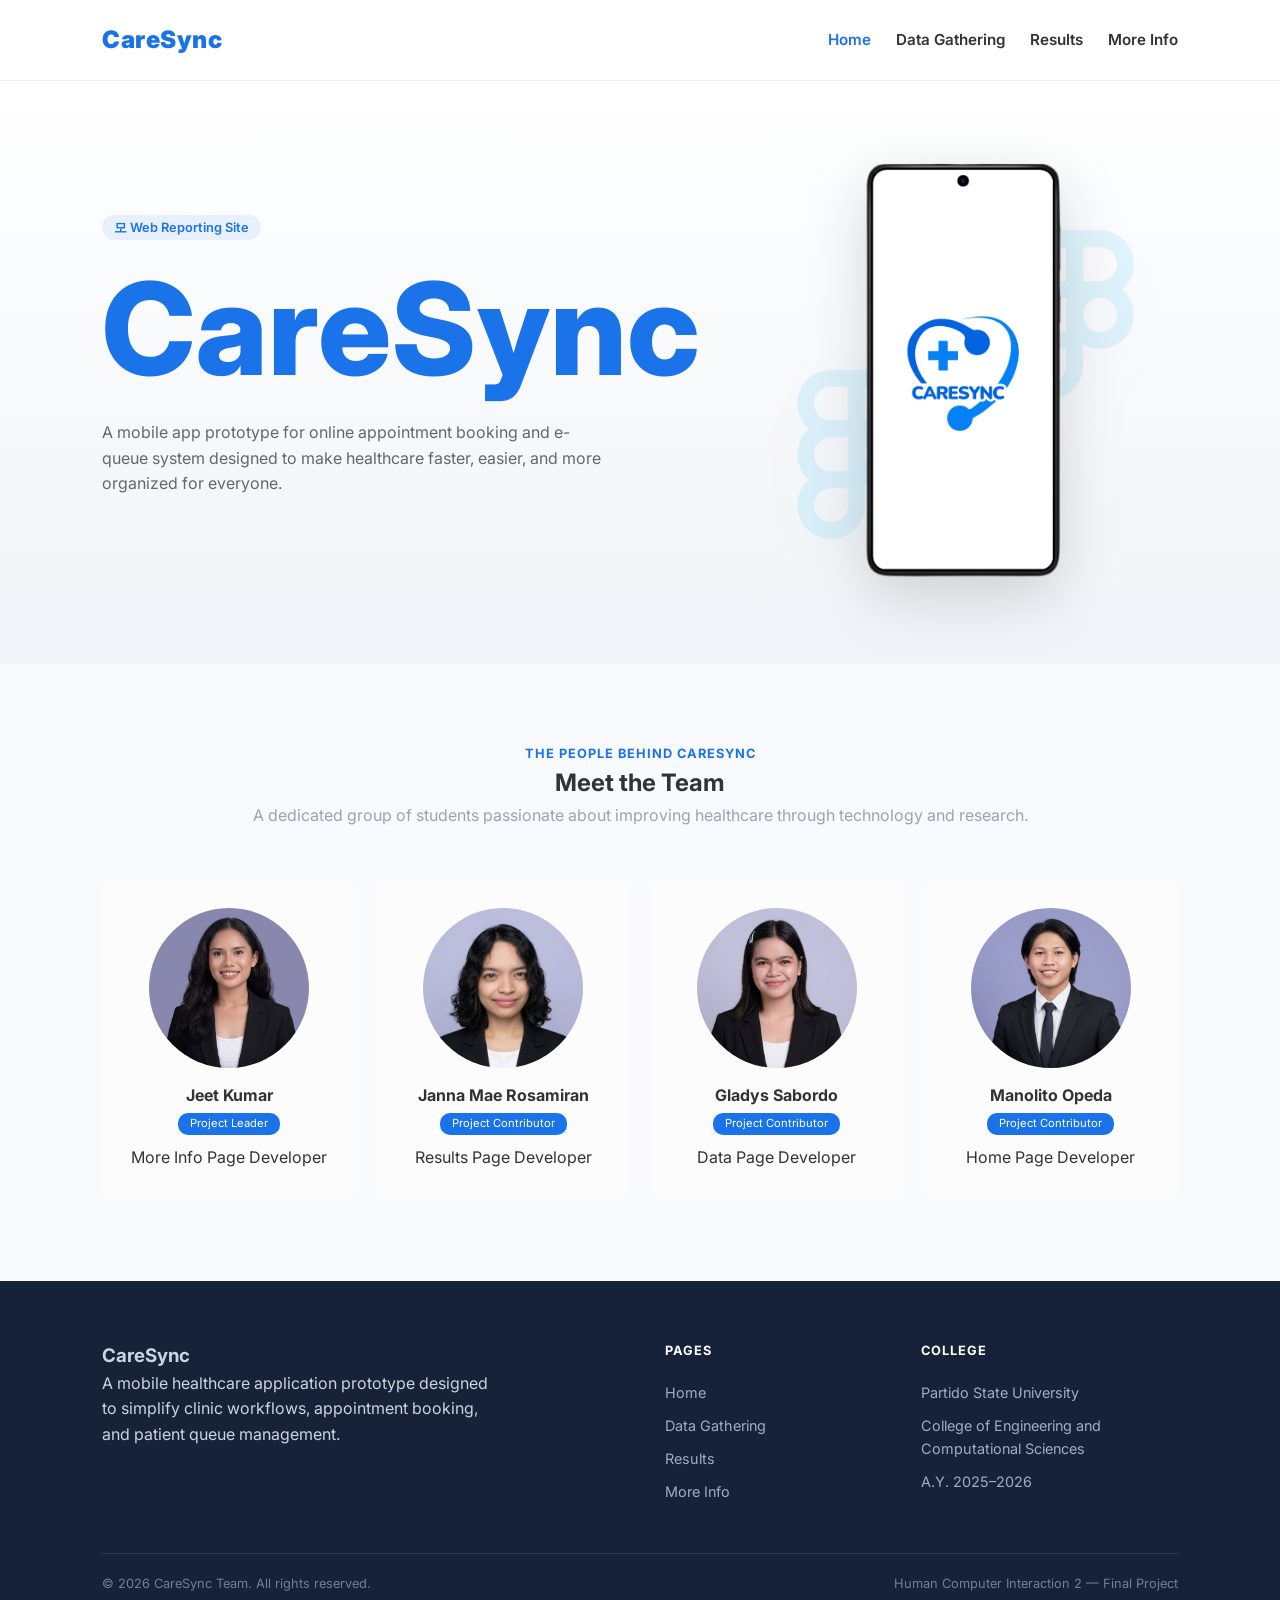
<file: index.html>
<!DOCTYPE html>
    <html lang="en">
    <head>
    <meta charset="UTF-8">
    <meta name="viewport" content="width=device-width, initial-scale=1.0">

    <title>CareSync Prototype</title>

    <link rel="stylesheet" href="style.css">
    <link href="https://fonts.googleapis.com/css2?family=Inter:wght@400;600;700;800&display=swap" rel="stylesheet">
    </head>

    <body>

    <header class="navbar">

  <div class="logo">
    <span>CareSync</span>
  </div>

  <div class="nav-right">

    <nav class="nav-links">
      <a href="index.html" class="active">Home</a>
      <a href="data.html">Data Gathering</a>
      <a href="results.html">Results</a>
      <a href="moreinfo.html">More Info</a>
    </nav>

  </div>

  </header>

  <br><br><br>

    <main>

    <section class="hero">

    <div class="hero-content">

        <span class="tagline">모 Web Reporting Site</span>

        <h1>
        <span class="blue-text">CareSync</span>
        </h1>

        <p>
        A mobile app prototype for online appointment booking and e-queue system designed to make healthcare faster,
        easier, and more organized for everyone.
    </div>

    <div class="hero-image">

  <img src="images/logo (2).png" alt="CareSync Prototype" class="floating-img">

  </div>

    </div>

    </section>

    <section class="team" id="team">
        <p class="section-tag">THE PEOPLE BEHIND CARESYNC</p>
    <h1>Meet the Team</h1>

    <p class="team-intro">
        A dedicated group of students passionate about improving healthcare through technology and research.
    </p>

    <div class="team-grid">

        <div class="team-card">
        <img src="images/Kumar.jpg" alt="Kumar">
        <h4>Jeet Kumar</h4>
        <span class="role">Project Leader</span>
        <p class="desc">More Info Page Developer</p>
        </div>

        <div class="team-card">
        <img src="images/Rosamiran.jpg" alt="Kumar">
        <h4>Janna Mae Rosamiran</h4>
        <span class="role">Project Contributor</span>
        <p class="desc">Results Page Developer</p>
        </div>

        <div class="team-card">
        <img src="images/Sabordo.jpg" alt="Kumar">
        <h4>Gladys Sabordo</h4>
        <span class="role">Project Contributor</span>    
        <p class="desc">Data Page Developer</p>
        </div>

        <div class="team-card">
       <img src="images/Opeda.jpg" alt="Kumar">
        <h4>Manolito Opeda</h4>
        <span class="role">Project Contributor</span>
        <p class="desc">Home Page Developer</p>
        </div>

    </div>

    </section>

    </main>

    <footer class="footer">

    <div class="footer-top">

    <div class="footer-brand">
      <h3>CareSync</h3>
      <p>
        A mobile healthcare application prototype designed <br>to simplify clinic workflows, appointment booking,<br> and patient queue management.
      </p>
    </div>

    <div class="footer-col">
      <h5>PAGES</h5>
      <a href="index.html">Home</a>
      <a href="data.html">Data Gathering</a>
      <a href="results.html">Results</a>
      <a href="moreinfo.html">More Info</a>
    </div>

    <div class="footer-col">
      <h5>COLLEGE</h5>
      <p>Partido State University</p>
      <p>College of Engineering and Computational Sciences</p>
      <p>A.Y. 2025–2026</p>
    </div>

  </div>

    <div class="footer-bottom">
      <p>© 2026 CareSync Team. All rights reserved.</p>
      <p>Human Computer Interaction 2 — Final Project</p>
    </div>

  </footer>

  </body>
  </html>
</file>
<file: style.css>
:root {
    --primary-blue: #1a73e8;
    --dark-blue: #152238;
    --bg-gray: #f8fafd;
    --text-main: #333;
    --text-light: #666;
}

* {
    margin: 0;
    padding: 0;
    box-sizing: border-box;
    font-family: 'Inter', sans-serif;
}

body {
    background-color: white;
    color: var(--text-main);
    line-height: 1.6;
}

.navbar {
    position: fixed;
    top: 0;
    left: 0;
    width: 100%;
    z-index: 1000;
    background: white; 
}

.logo {
    font-size: 1.5rem;
    font-weight: 1000;
    letter-spacing: 0.5px;
    color: var(--primary-blue);
}

.nav-links {
    display: flex;
    list-style: none;
    gap: 50px;
}

.nav-links a {
    text-decoration: none;
    color: var(--text-light);
    font-weight: 500;
    font-size: 0.9rem;
}

.nav-links a.active {
    color: var(--primary-blue);
    font-weight: 600;
    background: none;   
    padding: 0;         
    border-radius: 0;  
}

.navbar {
    display: flex;
    align-items: center;  
    justify-content: space-between;

    padding: 20px 8%;
    border-bottom: 1px solid #eee;
    background: white;
}

.nav-right {
    display: flex;
    align-items: center; 
    gap: 30px;
}

.nav-links {
    display: flex;
    align-items: center; 
    gap: 25px;
}

.nav-links a {
    text-decoration: none;
    color: var(--text-main);
    font-size: 0.95rem;
    font-weight: 600;
    font-family: 'Inter', sans-serif;

    display: flex;            
    align-items: center;
    height: 40px;             
}

.nav-links a:hover {
    color: var(--primary-blue);
}

.nav-links a.active {
    color: var(--primary-blue);
    font-weight: 600;
}

.btn-primary {
    display: flex;
    align-items: center;      
    justify-content: center;

    height: 40px;       
    padding: 0 18px;
    border-radius: 25px;

    background: var(--primary-blue);
    color: white;
    font-weight: 600;
    text-decoration: none;

    transition: 0.3s;
}

.btn-primary:hover {
    transform: translateY(-2px);
    opacity: 0.9;
}

.hero {
    display: flex;
    padding: 80px 8%;
    align-items: center;
    gap: 50px;
    background: linear-gradient(to bottom, #ffffff, #f0f4f8);
}

.hero-content { flex: 1; }

.tagline {
    background: #e8f0fe;
    color: var(--primary-blue);
    padding: 5px 12px;
    border-radius: 20px;
    font-size: 0.8rem;
    font-weight: 600;
}

.hero h1 {
    font-size: 3.5rem;
    font-weight: 800;
    margin: 20px 0;
    line-height: 1.1;
}

.blue-text { 
    color: var(--primary-blue); 
    font-size: 8rem;
}

.hero p {
    color: var(--text-light);
    max-width: 500px;
    margin-bottom: 30px;
}

.hero-btns {
    display: flex;
    gap: 15px;
}

.btn-primary {
    background: var(--primary-blue);
    color: white;
    border: none;
    padding: 12px 25px;
    border-radius: 25px;
    font-weight: 600;
    cursor: pointer;
}

.btn-outline {
    background: transparent;
    border: 1px solid var(--primary-blue);
    color: var(--primary-blue);
    padding: 12px 25px;
    border-radius: 25px;
    font-weight: 600;
}

.hero-card {
    flex: 1;
    display: flex;
    justify-content: center;
}

.card-inner {
    background: white;
    padding: 40px;
    border-radius: 24px;
    box-shadow: 0 20px 40px rgba(0,0,0,0.05);
    width: 100%;
    max-width: 400px;
    text-align: center;
}

.feature-item {
    background: #f1f6ff;
    padding: 15px;
    margin: 10px 0;
    border-radius: 12px;
    text-align: left;
    font-weight: 500;
    font-size: 0.9rem;
}

.team {
    padding: 80px 8%;
    text-align: center;
}

.team-grid {
    display: grid;
    grid-template-columns: repeat(4, 1fr);
    gap: 20px;
    margin-top: 50px;
}

.team-card {
    background: #fcfcfc;
    padding: 30px 20px;
    border-radius: 15px;
    transition: 0.3s;
}

.team-card img {
    width: 160px;
    height: 160px;
    border-radius: 50%;   
    object-fit: cover; 
    display: block;
    margin: 0 auto 15px;
}

.role {
    display: inline-block;
    background: var(--primary-blue);
    color: white;
    font-size: 0.7rem;
    padding: 2px 12px;
    border-radius: 10px;
    margin-bottom: 10px;
}

.footer {
    background: var(--dark-blue);
    color: #cbd5e0;
    padding: 60px 8% 20px;
}

.footer-top {
    display: flex;
    justify-content: space-between;
    margin-bottom: 40px;
}

.footer-brand { flex: 2; padding-right: 50px; }
.footer-col { flex: 1; }

.footer-col h5 {
    color: white;
    margin-bottom: 20px;
    font-size: 0.8rem;
    letter-spacing: 1px;
}

.footer-col a, .footer-col p {
    display: block;
    color: #a0aec0;
    text-decoration: none;
    font-size: 0.9rem;
    margin-bottom: 10px;
}

.footer-bottom {
    border-top: 1px solid #2d3748;
    padding-top: 20px;
    display: flex;
    justify-content: space-between;
    font-size: 0.8rem;
    color: #718096;
}
.team-intro {
    color: #9ca3af;
}
.hero-image {
    flex: 1;
    display: flex;
    justify-content: center;
    align-items: center;
}

.floating-img {
    width: 450px;
    max-width: 100%;
    animation: float 3s ease-in-out infinite;
    filter: drop-shadow(0 20px 30px rgba(0,0,0,0.15));
}

@keyframes float {
    0% {
        transform: translateY(0px);
    }
    50% {
        transform: translateY(-15px);
    }
    100% {
        transform: translateY(0px);
    }
}

.page-header {
    position: relative;
    padding: 100px 8% 120px;
    text-align: center;
    color: white;
    overflow: hidden;

    background: url('images/header.png');
    background-size: cover;
    background-position: center;
    
}

.page-header h1 {
    font-size: 2.5rem;
    font-weight: 700;
    letter-spacing: 1px;
}

.page-header p {
    font-size: 1.15rem;
    opacity: 0.8;
    margin-top: 3px;
}

.content-container {
    max-width: 1200px;
    margin: -60px auto 100px;
    padding: 0 20px;
    background: #ffffff;
    border-radius: 30px 30px 0 0;
    position: relative;
    z-index: 10;
}

.summary-grid {
    display: grid;
    grid-template-columns: 1fr 1fr;
    gap: 30px;
    padding: 60px 40px;
}

.card {
    background: #fff;
    padding: 30px;
    border-radius: 20px;
    border: 1px solid #f0f0f0;
    box-shadow: 0 4px 15px rgba(0,0,0,0.02);
}

.icon-box {
    width: 40px;
    height: 40px;
    border-radius: 8px;
    display: flex;
    align-items: center;
    justify-content: center;
    margin-bottom: 20px;
}

.blue-icon {
    background: #eef4ff;
    color: #1a73e8;
}

.purple-icon {
    background: #f3efff;
    color: #7c4dff;
}

.stats-grid {
    display: grid;
    grid-template-columns: 1fr 1fr;
    gap: 15px;
    margin-top: 20px;
}

.stat-item {
    background: #f8fafc;
    padding: 20px;
    border-radius: 12px;
    text-align: center;
}

.stat-num {
    display: block;
    font-size: 2rem;
    font-weight: 800;
    color: var(--primary-blue);
}

.stat-label {
    font-size: 0.75rem;
    color: var(--text-light);
    text-transform: uppercase;
}

.methods-section {
    padding: 60px 40px;
    text-align: center;
    background: #fcfdfe;
}

.section-tag {
    color: var(--primary-blue);
    font-size: 0.8rem;
    font-weight: 700;
    letter-spacing: 1px;
}

.methods-section h2 {
    font-size: 2.2rem;
    margin: 10px 0;
}

.section-intro {
    color: var(--text-light);
    margin-bottom: 40px;
}

.methods-grid {
    display: grid;
    grid-template-columns: repeat(3, 1fr);
    gap: 20px;
}

.method-card {
    text-align: left;
    transition: transform 0.3s ease;
}

.method-card:hover {
    transform: translateY(-5px);
}

.icon-circle {
    width: 50px;
    height: 50px;
    border-radius: 12px;
    background: #eef4ff;
    display: flex;
    align-items: center;
    justify-content: center;
    margin-bottom: 20px;
    font-size: 1.2rem;
}

.icon-circle.green {
    background: #e6fffa;
}

.icon-circle.purple {
    background: #f5f3ff;
}

.method-card h4 {
    margin-bottom: 15px;
    font-size: 1.1rem;
}

.method-card p {
    font-size: 0.9rem;
    color: var(--text-light);
    line-height: 1.5;
}

@media (max-width: 900px) {

    .summary-grid {
        grid-template-columns: 1fr;
        padding: 40px 20px;
    }

    .methods-grid {
        grid-template-columns: 1fr;
    }

}
.bi {
    font-size: 1.5rem;
    color: #1a73e8;
}

.documentation-section {
    padding: 40px 8% 100px;
    background-color: #ffffff;
}

.documentation-section .section-tag {
    margin-bottom: 30px;
    font-size: 0.85rem;
    color: #1a73e8;
    font-weight: 700;
    letter-spacing: 1.5px;
    border-bottom: 2px solid #f0f4f8;
    padding-bottom: 10px;
    display: inline-block;
}

.photo-grid {
    display: grid;
    grid-template-columns: repeat(auto-fit, minmax(250px, 1fr));
    gap: 20px;
    margin-top: 20px;
}

.photo-item {
    position: relative;
    border-radius: 15px;
    overflow: hidden;
    height: 200px;
    background-color: #f0f0f0; 
    border: 1px solid #eee;
    transition: transform 0.3s ease;
}

.photo-item:hover {
    transform: scale(1.02);
}

.photo-item img {
    width: 100%;
    height: 100%;
    object-fit: cover;
    display: block;
}

.photo-caption {
    position: absolute;
    bottom: 0;
    left: 0;
    right: 0;
    background: linear-gradient(transparent, rgba(0,0,0,0.7));
    color: white;
    padding: 15px;
    font-size: 0.85rem;
    font-weight: 500;
}
.two-methods {
    display: flex;
    justify-content: center;
    gap: 30px;
    flex-wrap: wrap;
}

.two-methods .method-card {
    max-width: 420px;
    width: 100%;
}

.view-btn{
    margin-top:0px;
    background:#1a73e8;
    color:white;
    border:none;
    padding:12px 24px;
    border-radius:30px;
    cursor:pointer;
    font-weight:600;
}

.view-btn:hover{
    background:#0056d6;
}

.modal {
    display: none;
    position: fixed;
    top: 0;
    left: 0;
    width: 100%;
    height: 100%;
    background: rgba(0,0,0,0.65);

    display: none;
    align-items: center;
    justify-content: center;

    z-index: 9999;
}

.modal.show {
    display: flex;
}

.modal-box {
    position: relative;
    width: 100%;
    max-width: 1000px;
    height: 500px;
    background: white;
    border-radius: 15px;
    overflow: hidden;
    box-shadow: 0 20px 60px rgba(0,0,0,0.3);
}

.modal-box iframe {
    width: 100%;
    height: 100%;
    border: none;
}

.close-btn {
    position: absolute;
    top: 35px;
    right: 35px;
    font-size: 30px;
    cursor: pointer;
    color: #ffffff;
    z-index: 10000;
}

.results-header {
    background: linear-gradient(135deg, #00b4db, #0083b0, #0052d4);
    padding: 110px 8% 70px;
    text-align: center;
    color: white;
}

.results-header h1 {
    font-size: 3.5rem;
    font-weight: 800;
    margin-top: 10px;
}

.summary-cards {
    display: grid;
    grid-template-columns: repeat(3, 1fr);
    gap: 25px;
    margin-top: 50px;
}

.summary-card {
    background: white;
    padding: 40px 30px;
    border-radius: 20px;
    box-shadow: 0 10px 30px rgba(0,0,0,0.05);
    text-align: center;
    transition: 0.3s;
}

.summary-card:hover {
    transform: translateY(-5px);
}

.issues-section {
    padding: 80px 8%;
    background: #fff;
}

.recommendations-section {
    padding: 80px 8%;
    background: #fbfcfe;
}

.rec-grid {
    display: grid;
    grid-template-columns: repeat(3, 1fr);
    gap: 20px;
    margin-top: 40px;
}

.rec-card {
    background: white;
    padding: 30px;
    border-radius: 15px;
    border: 1px solid #f0f0f0;
    transition: 0.3s;
}

.rec-card:hover {
    transform: translateY(-5px);
}

.rec-icon {
    width: 40px;
    height: 40px;
    border-radius: 10px;
    background: #eef4ff;
    display: flex;
    align-items: center;
    justify-content: center;
    margin-bottom: 20px;
    font-size: 1.2rem;
    color: #1a73e8;
}

.text-center {
    text-align: center;
}

@media (max-width: 900px) {
    .summary-cards,
    .rec-grid {
        grid-template-columns: 1fr;
    }
}

.result-score {
    font-size: 2.2rem;
    font-weight: 800;
    color: var(--primary-blue);
    margin: 10px 0;
}

.icon-box i,
.icon-circle i {
    font-size: 1.2rem;
}

.green-icon {
    background: #e6fffa;
    color: #00875a;
}

.findings-section {
    padding: 80px 8%;
    background: #ffffff;
}

.findings-list {
    display: flex;
    flex-direction: column;
    gap: 30px;
    margin-top: 40px;
}

.finding-card {
    display: flex;
    gap: 25px;
    padding: 30px;
    border-radius: 20px;
    border: 1px solid #f1f4f8;
    background: white;
}

.card-num-box {
    width: 70px;
    text-align: center;
}

.finding-num {
    font-weight: 800;
    color: #cbd5e0;
    display: block;
    margin-bottom: 10px;
}

.icon-circle-lg {
    width: 55px;
    height: 55px;
    border-radius: 50%;
    display: flex;
    justify-content: center;
    align-items: center;
}

.icon-circle-lg.blue { background: #eef4ff; color: #1a73e8; }
.icon-circle-lg.feedback { background: #fff4e5; color: #ed6c02; }
.icon-circle-lg.green { background: #e6fffa; color: #00875a; }
.icon-circle-lg.mobile { background: #f3efff; color: #7c4dff; }

.finding-content h4 {
    font-size: 1.1rem;
    margin-bottom: 10px;
}

.finding-content p {
    color: #666;
    margin-bottom: 15px;
}

.category {
    font-size: 0.7rem;
    padding: 4px 10px;
    border-radius: 20px;
    margin-right: 10px;
}

.category.learnability { background: #eef4ff; color: #1a73e8; }
.category.feedback { background: #fff4e5; color: #ed6c02; }
.category.efficiency { background: #e6fffa; color: #00875a; }
.category.mobile { background: #f3efff; color: #7c4dff; }

.implication-box {
    background: #fbfcfe;
    padding: 15px;
    border-left: 4px solid #1a73e8;
    border-radius: 10px;
}

.implication-label {
    font-size: 0.7rem;
    font-weight: 700;
    color: #1a73e8;
    display: block;
    margin-bottom: 8px;
}


.improvements-section {
    padding: 80px 8%;
    background: #fbfcfe;
}

.table-container {
    overflow-x: auto;
    background: white;
    border-radius: 15px;
}

.improvements-table {
    width: 100%;
    border-collapse: collapse;
}

.improvements-table th {
    background: #1a73e8;
    color: white;
    padding: 15px;
    text-align: left;
}

.improvements-table td {
    padding: 15px;
    border-bottom: 1px solid #eee;
}

.dot-red { color: red; margin-right: 5px; }
.dot-green { color: green; margin-right: 5px; 
}

.summary-grid {
    display: flex;
    justify-content: center;
    gap: 10px;
    flex-wrap: wrap; 
}
.stat-box{
    width: 220px;      
    height: 180px;    
    padding: 25px;
    text-align: center;
    display: flex;
    flex-direction: column;
    justify-content: center;
}

.stat-box h3{
font-size:2.2rem;
color:#1a73e8;
font-weight:800;
margin:10px 0;
}

.stat-box p{
color:#666;
font-size:.9rem;
}

.icon-blue{
font-size:2rem;
color:#1a73e8;
}

.walkthrough-section{
padding:60px 40px;
background:#fff;
}

.walk-grid{
display:grid;
grid-template-columns:repeat(4,1fr);
gap:20px;
margin-top:40px;
}

.walk-card{
text-align:center;
}

.walk-icon{
font-size:2rem;
color:#1a73e8;
margin-bottom:15px;
display:block;
}

.video-section{
padding:60px 40px;
background:#fbfcfe;
}

.media-grid{
display:grid;
grid-template-columns:1fr 1fr;
gap:20px;
margin-top:40px;
}

.media-box{
text-align:center;
padding:50px 30px;
}

.big-icon{
font-size:3rem;
color:#1a73e8;
margin-bottom:20px;
display:block;
}

.ui-showcase{
padding:60px 40px;
background:#fff;
}

.phone-grid{
display:grid;
grid-template-columns:repeat(4,1fr);
gap:20px;
margin-top:40px;
}

.phone-frame{
height:260px;
border:8px solid #111;
border-radius:25px;
background:#f1f5f9;
}

.active-frame{
border-color:#1a73e8;
transform:scale(1.04);
}

.phone-item h5{
text-align:center;
margin-top:15px;
font-size:.95rem;
}

@media(max-width:900px){

.walk-grid,
.media-grid,
.phone-grid{
grid-template-columns:1fr;
}
}

.summary-grid{
    display: flex;
    flex-wrap: nowrap;
    gap: 30px;
}

.summary-grid .stat-box{
    flex: 1;
}

.walk-container {
    display: flex;
    align-items: center;
    justify-content: space-between;
    gap: 60px;
    margin-top: 40px;
}

.walk-left {
    flex: 1;
}

.step-header {
    display: flex;
    align-items: center;
    gap: 15px;
    margin-bottom: 15px;
}

.step-number {
    font-size: 2.5rem;
    font-weight: 800;
    color: #cbd5e0;
}

.step-header h3 {
    font-size: 1.4rem;
    font-weight: 700;
}

.step-desc {
    color: #666;
    line-height: 1.6;
    margin-bottom: 25px;
    max-width: 500px;
}

.step-row {
    display: flex;
    justify-content: space-between;
    gap: 15px;
    margin-top: 40px;
    flex-wrap: nowrap; 
    overflow-x: auto; 
    padding-bottom: 10px;
}

.step-box {
    flex: 1;
    min-width: 150px;
    background: #1a73e8;
    border-radius: 15px;
    padding: 20px;
    text-align: center;
    border: 1px solid #f0f4f8;
    box-shadow: 0 4px 15px rgba(0,0,0,0.02);
    transition: 0.3s;
}

.step-num {
    display: block;
    font-size: 1.8rem;
    font-weight: 800;
    color: #cbd5e0;
    margin-bottom: 10px;
}

.step-box h4 {
    font-size: 1rem;
    margin-bottom: 8px;
    color: #ffffff;
}

.step-box p {
    font-size: 0.8rem;
    color: #ffffff;
    line-height: 1.4;
}
.content-container section {
    padding: 80px 8%;
}

.section-divider {
    width: 100%;
    height: 1px;
    margin: 20px auto;
    background: #1a73e8;
}

.video-row {
    text-align: center;
    margin-top: 40px;
}

.demo-video {
    width: 85%;
    max-width: 900px;
    height: 480px;
    border-radius: 20px;
    box-shadow: 0 12px 30px rgba(0,0,0,0.1);
}

.video-row h4 {
    margin-top: 20px;
    font-size: 1.2rem;
}

.video-row p {
    max-width: 750px;
    margin: 10px auto 0;
    color: #666;
    line-height: 1.6;
}

.poster-row {
    margin-top: 70px;
    text-align: center;
    background: #f8fafd;
    padding: 40px;
    border-radius: 20px;
}

.poster-img {
    width: 100%;
    max-width: 1000px;
    margin: 20px 0;
    border-radius: 15px;
    box-shadow: 0 10px 25px rgba(0,0,0,0.08);
}

.download-btn {
    background: #1a73e8;
    color: white;
    border: none;
    padding: 12px 22px;
    border-radius: 30px;
    font-weight: 600;
    cursor: pointer;
}

.download-btn:hover {
    background: #155cc0;
}
.summary-container {
    background: #ffffff;
    padding: 15px 20px;
    border-radius: 12px;
    box-shadow: 0 2px 10px rgba(0,0,0,0.1);
    margin-bottom: 20px;
}

.summary-row {
    display: flex;
    justify-content: space-between;
    gap: 20px;
    flex-wrap: wrap;
}

.summary-row div {
    font-size: 16px;
}
.section-intro {
    margin-bottom: 10px;  
    line-height: 1.4;     
}
.sus-card {
    margin-top: 20px;
    text-align: center;
    padding: 25px;
}

.sus-title {
    font-size: 20px;
    font-weight: 700;
    margin-bottom: 15px;
}

.sus-image {
    width: 100%;
    max-width: 1000px;
    height: auto;
    border-radius: 10px;
}
.image-row {
    display: flex;
    gap: 15px;
    justify-content: center;
    flex-wrap: wrap; 
}

.image-row img {
    width: 100%;
    max-width: 300px;
    height: auto;
    border-radius: 10px;
}
.image-row img {
    max-width:400px;
}
.improvements-table th,
.improvements-table td {
    padding: 12px 15px;
    vertical-align: middle;
}

.text-left {
    text-align: left;
}

.text-center {
    text-align: center;
}

.improvements-table th:nth-child(1),
.improvements-table td:nth-child(1) {
    width: 5%;
    text-align: center;
}

.improvements-table th:nth-child(2),
.improvements-table td:nth-child(2) {
    width: 20%;
}

.improvements-table th:nth-child(3),
.improvements-table td:nth-child(3) {
    width: 25%;
}

.improvements-table th:nth-child(4),
.improvements-table td:nth-child(4) {
    width: 30%;
}

.improvements-table th:nth-child(5),
.improvements-table td:nth-child(5) {
    width: 10%;
}
.full-card {
    width: 100%;
    padding: 25px;
}

.full-card p {
    margin-bottom: 15px;
    line-height: 1.6;
    text-align: justify;
}

  .icon-container svg {
    width: 24px;
    height: 24px;
    fill: #2196f3;
  }

  .consent-card h2 {
    margin: 0 0 20px 0;
    font-size: 22px;
    font-weight: 700;
    color: #2d2d2d;
  }

  .consent-card p {
    line-height: 1.6;
    color: #666666;
    margin-bottom: 24px;
  }

.file-attachment {
    display: flex;
    align-items: flex-start; 
    text-align: left; 
    padding: 12px 16px;
    background-color: #f8f9fa;
    border: 1px dashed #ced4da;
    border-radius: 12px;
    text-decoration: none;
    transition: all 0.2s ease;
  }

  .file-attachment:hover {
    background-color: #eef2f7;
    border-color: #2196f3;
  }

  .file-info {
    margin-left: 12px;
  }

  .file-name {
    display: block;
    font-weight: 600;
    color: #2196f3;
    font-size: 14px;
  }

  .file-size {
    font-size: 12px;
    color: #888888;
  }

:root {
    --primary: #1a73e8;
    --navy: #152238;
    --bg: #f8fafd;
    --text: #333;
    --muted: #666;
    --border: #e5e7eb;
}

* {
    margin: 0;
    padding: 0;
    box-sizing: border-box;
    font-family: 'Inter', sans-serif;
}

body {
    background: var(--bg);
    color: var(--text);
    line-height: 1.6;
}

.container {
    width: 90%;
    max-width: 1100px;
    margin: auto;
    padding: 60px 0;
}

h2 {
    font-size: 2rem;
    color: var(--navy);
    margin-bottom: 10px;
}

.section-label {
    display: flex;
    align-items: center;
    font-size: 0.85rem;
    font-weight: 600;
    color: var(--primary);
    margin-bottom: 10px;
    text-transform: uppercase;
    letter-spacing: 1px;
}

.section-label .dot {
    width: 8px;
    height: 8px;
    background: var(--primary);
    border-radius: 50%;
    margin-right: 8px;
}

.section-intro {
    color: var(--muted);
    margin-bottom: 30px;
}

.divider {
    width: 60px;
    height: 3px;
    background: var(--primary);
    margin: 10px 0 20px;
    border-radius: 5px;
}

.stat-grid {
    display: grid;
    grid-template-columns: repeat(auto-fit, minmax(180px, 1fr));
    gap: 20px;
    margin-top: 20px;
}

.stat-card {
    background: #fff;
    border-radius: 12px;
    padding: 20px;
    text-align: center;
    box-shadow: 0 5px 15px rgba(0,0,0,0.05);
    border-top: 4px solid var(--accent);
}

.stat-card .icon {
    font-size: 1.5rem;
    margin-bottom: 10px;
}

.stat-card .number {
    font-size: 1.8rem;
    font-weight: bold;
    color: var(--navy);
}

.stat-card .label {
    font-size: 0.9rem;
    font-weight: 600;
    margin-top: 5px;
}

.stat-card .sub {
    font-size: 0.75rem;
    color: var(--muted);
}

.callout {
    background: #ffffff;
    border-left: 4px solid var(--primary);
    padding: 20px;
    margin-top: 30px;
    border-radius: 10px;
    box-shadow: 0 4px 12px rgba(0,0,0,0.05);
}

.charts-grid {
    display: grid;
    grid-template-columns: repeat(auto-fit, minmax(280px, 1fr));
    gap: 25px;
    align-items: stretch;
}

.chart-card {
    background: #fff;
    border-radius: 12px;
    padding: 20px;
    box-shadow: 0 5px 15px rgba(0,0,0,0.05);
    transition: 0.3s ease;
}

.chart-card:hover {
    transform: translateY(-5px);
}

.chart-title {
    font-weight: 600;
    color: var(--navy);
    margin-bottom: 5px;
}

.chart-sub {
    font-size: 0.8rem;
    color: var(--muted);
    margin-bottom: 15px;
}

.chart-wrap {
    position: relative;
    height: 260px;
    width: 100%;
    min-height: 260px;
    display: flex;
    align-items: center;
    justify-content: center;
}

.chart-wrap canvas {
    width: 100% !important;
    height: 100% !important;
}

.method-table {
    width: 100%;
    border-collapse: collapse;
    background: #fff;
    border-radius: 10px;
    overflow: hidden;
    box-shadow: 0 5px 15px rgba(0,0,0,0.05);
}

.method-table th,
.method-table td {
    padding: 12px 15px;
    border-bottom: 1px solid var(--border);
    text-align: left;
}

.method-table th {
    background: #f1f5f9;
    color: var(--navy);
}

.issues-grid {
    display: grid;
    grid-template-columns: repeat(auto-fit, minmax(250px, 1fr));
    gap: 20px;
}

.issue-card {
    background: #fff;
    border-radius: 12px;
    padding: 20px;
    box-shadow: 0 5px 15px rgba(0,0,0,0.05);
}

.severity-badge {
    font-size: 0.7rem;
    font-weight: bold;
    margin-bottom: 10px;
    display: inline-block;
    padding: 4px 8px;
    border-radius: 6px;
    background: #eee;
}

.severity-high .severity-badge { background: #fee2e2; color: #b91c1c; }
.severity-med .severity-badge { background: #fef3c7; color: #b45309; }
.severity-low .severity-badge { background: #dcfce7; color: #166534; }

.issue-icon {
    font-size: 1.5rem;
    margin-bottom: 10px;
}

.issue-title {
    font-weight: 600;
    margin-bottom: 8px;
    color: var(--navy);
}

.issue-desc {
    font-size: 0.85rem;
    color: var(--muted);
}

.quotes-grid {
    display: grid;
    grid-template-columns: repeat(auto-fit, minmax(250px, 1fr));
    gap: 15px;
}

.quote-card {
    background: #fff;
    border-left: 4px solid var(--primary);
    padding: 15px;
    border-radius: 10px;
}

.quote-text {
    font-size: 0.9rem;
    margin-bottom: 10px;
}

.quote-tag {
    font-size: 0.75rem;
    color: var(--muted);
}

.rec-list {
    display: flex;
    flex-direction: column;
    gap: 15px;
}

.rec-item {
    display: flex;
    background: #fff;
    border-radius: 12px;
    padding: 15px;
    box-shadow: 0 5px 15px rgba(0,0,0,0.05);
}

.rec-num {
    width: 35px;
    height: 35px;
    border-radius: 50%;
    background: var(--primary);
    color: #fff;
    display: flex;
    align-items: center;
    justify-content: center;
    font-weight: bold;
    margin-right: 15px;
}

.rec-body h4 {
    margin-bottom: 5px;
    color: var(--navy);
}

.rec-body p {
    font-size: 0.85rem;
    color: var(--muted);
}

.rec-priority {
    display: inline-block;
    margin-top: 8px;
    font-size: 0.7rem;
    padding: 4px 8px;
    border-radius: 6px;
}

.rec-priority.high { background: #fee2e2; color: #b91c1c; }
.rec-priority.med { background: #fef3c7; color: #b45309; }
.rec-priority.low { background: #dcfce7; color: #166534; }

.sus-section {
    display: flex;
    gap: 20px;
    flex-wrap: wrap;
}

.sus-gauge-wrap {
    text-align: center;
    flex: 1;
}

.sus-score-big {
    font-size: 2rem;
    font-weight: bold;
    color: var(--navy);
}

.sus-grade {
    font-size: 0.9rem;
    color: var(--muted);
}

.sus-breakdown {
    flex: 2;
}

.sus-item {
    margin-bottom: 10px;
}

.sus-item-label {
    font-size: 0.8rem;
    margin-bottom: 3px;
}

.sus-bar-track {
    width: 100%;
    height: 6px;
    background: #eee;
    border-radius: 10px;
}

.sus-bar-fill {
    height: 6px;
    background: var(--primary);
    border-radius: 10px;
}

.sus-item-val {
    font-size: 0.75rem;
    color: var(--muted);
}
.bi {
    color: #1a73e8; 
    font-size: 1.6rem;
    vertical-align: middle;
    margin-right: 6px;
}
.demo-section {
            margin-bottom: 2rem;
        }
        .demo-charts-row {
            display: grid;
            grid-template-columns: repeat(auto-fit, minmax(200px, 1fr));
            gap: 16px;
            margin-bottom: 16px;
        }
        .demo-charts-row-2 {
            display: grid;
            grid-template-columns: repeat(auto-fit, minmax(260px, 1fr));
            gap: 16px;
        }
        .demo-chart-box {
            background: #fff;
            border: 1px solid #e8e8e8;
            border-radius: 12px;
            padding: 1.25rem;
            text-align: center;
        }
        .demo-chart-label {
            font-size: 11px;
            font-weight: 600;
            color: #888;
            letter-spacing: 0.06em;
            text-transform: uppercase;
            margin: 0 0 12px;
        }
        .demo-chart-canvas-wrap {
            position: relative;
            width: 160px;
            height: 160px;
            margin: 0 auto 12px;
        }
        .demo-bar-wrap {
            position: relative;
            height: 180px;
            width: 100%;
            margin-bottom: 12px;
        }
        .demo-legend {
            display: flex;
            flex-wrap: wrap;
            justify-content: center;
            gap: 12px;
            font-size: 12px;
            color: #666;
        }
        .demo-legend-item {
            display: flex;
            align-items: center;
            gap: 5px;
        }
        .demo-legend-dot {
            width: 10px;
            height: 10px;
            border-radius: 2px;
            flex-shrink: 0;
        }
        .demo-bar-box {
            background: #fff;
            border: 1px solid #e8e8e8;
            border-radius: 12px;
            padding: 1.25rem;
        }
        .demo-bar-label {
            font-size: 11px;
            font-weight: 600;
            color: #888;
            letter-spacing: 0.06em;
            text-transform: uppercase;
            margin: 0 0 14px;
        }

        .perf-section {
            margin-bottom: 2rem;
        }
        .perf-top-grid {
            display: grid;
            grid-template-columns: repeat(auto-fit, minmax(220px, 1fr));
            gap: 16px;
            margin-bottom: 16px;
        }
        .perf-card {
            background: #fff;
            border: 1px solid #e8e8e8;
            border-radius: 12px;
            padding: 1.25rem;
        }
        .perf-card-title {
            font-size: 13px;
            font-weight: 600;
            color: #222;
            margin: 0 0 2px;
        }
        .perf-card-sub {
            font-size: 11px;
            color: #aaa;
            margin: 0 0 14px;
        }
        .perf-canvas-wrap {
            position: relative;
            width: 100%;
        }
        .perf-legend {
            display: flex;
            flex-wrap: wrap;
            gap: 10px;
            font-size: 12px;
            color: #666;
            margin-top: 12px;
        }
        .perf-legend-item {
            display: flex;
            align-items: center;
            gap: 5px;
        }
        .perf-legend-dot {
            width: 10px;
            height: 10px;
            border-radius: 2px;
            flex-shrink: 0;
        }
        .perf-full-card {
            background: #fff;
            border: 1px solid #e8e8e8;
            border-radius: 12px;
            padding: 1.25rem;
        }

        .sus-detailed-wrap {
            display: grid;
            grid-template-columns: 1fr 1.6fr;
            gap: 24px;
            align-items: start;
            margin-top: 1rem;
        }
        @media (max-width: 700px) {
            .sus-detailed-wrap { grid-template-columns: 1fr; }
        }
        .sus-gauge-side {
            text-align: center;
        }
        .sus-gauge-canvas {
            width: 200px !important;
            height: 130px !important;
            margin: 0 auto;
            display: block;
        }
        .sus-score-big {
            font-size: 42px;
            font-weight: 700;
            color: #378ADD;
            line-height: 1;
            margin: 8px 0 2px;
        }
        .sus-score-label {
            font-size: 12px;
            color: #aaa;
            margin: 0 0 6px;
        }
        .sus-grade-badge {
            display: inline-block;
            background: #FFF3CD;
            color: #B45309;
            font-size: 12px;
            font-weight: 600;
            padding: 4px 12px;
            border-radius: 20px;
            margin-bottom: 8px;
        }
        .sus-benchmark {
            font-size: 11px;
            color: #aaa;
        }
        .sus-items-side 
        .sus-item-row {
            display: flex;
            align-items: center;
            gap: 10px;
            margin-bottom: 8px;
        }
        .sus-item-name {
            font-size: 12px;
            color: #555;
            min-width: 150px;
            flex-shrink: 0;
        }
        .sus-item-bar-bg {
            flex: 1;
            background: #f0f0f0;
            border-radius: 4px;
            height: 8px;
            overflow: hidden;
        }
        .sus-item-bar-fill {
            height: 8px;
            border-radius: 4px;
            background: #378ADD;
            transition: width 1s ease;
        }
        .sus-item-val {
            font-size: 12px;
            font-weight: 600;
            color: #333;
            min-width: 28px;
            text-align: right;
        }

        .sus-compare-wrap {
            position: relative;
            width: 100%;
        }

        .kf-section { margin-bottom: 2rem; }
        .kf-issues-grid {
            display: grid;
            grid-template-columns: repeat(auto-fit, minmax(220px, 1fr));
            gap: 14px;
            margin: 1rem 0 1.5rem;
        }
        .kf-issue-card {
            background: #fff;
            border: 1px solid #e8e8e8;
            border-radius: 12px;
            padding: 1.1rem 1.25rem;
            position: relative;
        }
        .kf-severity-badge {
            display: inline-block;
            font-size: 10px;
            font-weight: 700;
            letter-spacing: 0.05em;
            padding: 3px 10px;
            border-radius: 20px;
            margin-bottom: 10px;
        }
        .sev-high { background: #FEE2E2; color: #B91C1C; border-left: 3px solid #E24B4A; }
        .kf-issue-card.sev-high { border-left: 3px solid #E24B4A; }
        .kf-issue-card.sev-medium { border-left: 3px solid #EF9F27; }
        .kf-issue-card.sev-low { border-left: 3px solid #1D9E75; }
        .badge-high { background: #FEE2E2; color: #B91C1C; }
        .badge-medium { background: #FEF3C7; color: #B45309; }
        .badge-low { background: #D1FAE5; color: #065F46; }
        .kf-issue-icon { font-size: 22px; margin-bottom: 8px; display: block; }
        .kf-issue-title { font-size: 13px; font-weight: 700; color: #222; margin: 0 0 6px; }
        .kf-issue-desc { font-size: 12px; color: #666; line-height: 1.6; margin: 0; }

        .kf-quotes-grid {
            display: grid;
            grid-template-columns: repeat(auto-fit, minmax(200px, 1fr));
            gap: 14px;
            margin: 1rem 0 1.5rem;
        }
        .kf-quote-card {
            background: #fff;
            border: 1px solid #e8e8e8;
            border-radius: 12px;
            padding: 1.1rem 1.25rem;
        }
        .kf-quote-mark {
            font-size: 28px;
            color: #378ADD;
            line-height: 1;
            font-family: Georgia, serif;
            margin-bottom: 6px;
        }
        .kf-quote-text {
            font-size: 12px;
            color: #444;
            line-height: 1.6;
            font-style: italic;
            margin: 0 0 10px;
        }
        .kf-quote-source {
            font-size: 11px;
            font-weight: 600;
            color: #378ADD;
        }

        .sat-wrap { position: relative; width: 100%; }

        .rec-section { margin-bottom: 2rem; }
        .rec-list { display: flex; flex-direction: column; gap: 14px; margin: 1rem 0; }
        .rec-item {
            display: flex;
            gap: 16px;
            align-items: flex-start;
            background: #fff;
            border: 1px solid #e8e8e8;
            border-radius: 12px;
            padding: 1.1rem 1.25rem;
        }
        .rec-num {
            width: 32px;
            height: 32px;
            border-radius: 50%;
            background: #EEF4FC;
            color: #378ADD;
            font-size: 13px;
            font-weight: 700;
            display: flex;
            align-items: center;
            justify-content: center;
            flex-shrink: 0;
        }
        .rec-body
        .rec-title { font-size: 14px; font-weight: 700; color: #222; margin: 0 0 4px; }
        .rec-desc { font-size: 13px; color: #555; line-height: 1.6; margin: 0 0 8px; }
        .rec-priority-badge {
            display: inline-block;
            font-size: 10px;
            font-weight: 700;
            letter-spacing: 0.05em;
            padding: 3px 10px;
            border-radius: 20px;
        }
        .pri-high { background: #FEE2E2; color: #B91C1C; }
        .pri-medium { background: #FEF3C7; color: #B45309; }
        .pri-low { background: #D1FAE5; color: #065F46; }

        .improv-section { margin-bottom: 2rem; }

        .pdf-section { margin-bottom: 2rem; }
        .pdf-attach-grid {
            display: grid;
            grid-template-columns: repeat(auto-fit, minmax(220px, 1fr));
            gap: 12px;
            margin-top: 1rem;
        }
        .pdf-attach-grid{
    display: grid;
    grid-template-columns: repeat(2, 1fr);
    gap: 20px;
    margin-top: 1.5rem;
}

.file-attachment{
    display: flex;
    align-items: center;
    gap: 14px;
    padding: 16px 18px;
    border: 1px solid #e5e7eb;
    border-radius: 14px;
    background: #fff;
    text-decoration: none;
    transition: all 0.25s ease;
}

.file-attachment:hover{
    transform: translateY(-3px);
    box-shadow: 0 6px 18px rgba(0,0,0,0.08);
    border-color: #1a73e8;
}

.file-info{
    display: flex;
    flex-direction: column;
}

.file-name{
    font-size: 14px;
    font-weight: 600;
    color: #222;
}

.file-size{
    font-size: 12px;
    color: #777;
    margin-top: 2px;
}
@media (max-width: 768px){
    .pdf-attach-grid{
        grid-template-columns: 1fr;
    }
}
.prototype-btn{
    display:inline-flex;
    align-items:center;
    gap:10px;
    padding:14px 24px;
    background:#1a73e8;
    color:#fff;
    text-decoration:none;
    border-radius:12px;
    font-weight:600;
    transition:0.25s ease;
}

.prototype-btn:hover{
    transform:translateY(-2px);
    box-shadow:0 8px 20px rgba(26,115,232,0.25);
}

.media-split{
    display:grid;
    grid-template-columns:1fr 1fr;
    gap:24px;
    align-items:start;
}

.demo-video,
.poster-img{
    width:100%;
    border-radius:18px;
    border:1px solid #e5e7eb;
}

.video-row,
.poster-row{
    text-align:center;
}

@media(max-width:768px){
    .media-split{
        grid-template-columns:1fr;
    }
}
.walkthrough-img {
    width: 100%;
    max-width: 1100px;
    height: 1000px;
    display: inline-block;
}
.perf-full-card {
    margin-bottom: 1px;
}

.sat-wrap {
    margin-top: 0;
}

.container h2 + .perf-full-card {
    margin-bottom: 10px;
}

/* Tablets */
@media (max-width: 992px) {

    .hero,
    .walk-container,
    .footer-top,
    .media-split {
        flex-direction: column;
        text-align: center;
    }

    .hero {
        padding-top: 120px;
    }

    .hero h1 {
        font-size: 2.5rem;
    }

    .blue-text {
        font-size: 4rem;
    }

    .hero p {
        max-width: 100%;
    }

    .hero-btns {
        justify-content: center;
        flex-wrap: wrap;
    }

    .team-grid,
    .walk-grid,
    .phone-grid,
    .summary-cards,
    .rec-grid,
    .methods-grid {
        grid-template-columns: repeat(2, 1fr);
    }

    .summary-grid {
        flex-wrap: wrap;
    }

    .step-row {
        flex-wrap: wrap;
    }

    .step-box {
        min-width: 45%;
    }

    .demo-video {
        height: 350px;
    }

    .walkthrough-img {
        height: auto;
    }
}


/* Mobile Phones */
@media (max-width: 768px) {

    .navbar {
        padding: 15px 5%;
        flex-direction: column;
        gap: 15px;
    }

    .nav-right {
        flex-direction: column;
        gap: 15px;
    }

    .nav-links {
        flex-wrap: wrap;
        justify-content: center;
        gap: 15px;
    }

    .hero {
        flex-direction: column;
        text-align: center;
        padding: 120px 5% 60px;
    }

    .hero h1 {
        font-size: 2rem;
        line-height: 1.3;
    }

    .blue-text {
        font-size: 3rem;
    }

    .floating-img {
        width: 100%;
        max-width: 320px;
    }

    .team-grid,
    .summary-cards,
    .rec-grid,
    .methods-grid,
    .walk-grid,
    .phone-grid,
    .media-grid,
    .summary-grid,
    .photo-grid {
        grid-template-columns: 1fr;
    }

    .summary-row {
        flex-direction: column;
        gap: 10px;
    }

    .footer-top,
    .footer-bottom {
        flex-direction: column;
        gap: 20px;
        text-align: center;
    }

    .content-container section,
    .methods-section,
    .video-section,
    .ui-showcase,
    .walkthrough-section {
        padding: 40px 20px;
    }

    .page-header {
        padding: 120px 5% 80px;
    }

    .page-header h1 {
        font-size: 2rem;
    }

    .results-header h1 {
        font-size: 2.2rem;
    }

    .card,
    .summary-card,
    .rec-card,
    .finding-card,
    .method-card {
        padding: 20px;
    }

    .finding-card {
        flex-direction: column;
    }

    .demo-video {
        width: 100%;
        height: 220px;
    }

    .modal-box {
        width: 95%;
        height: 300px;
    }

    .walkthrough-img {
        width: 100%;
        height: auto;
    }

    .poster-img,
    .sus-image {
        width: 100%;
        height: auto;
    }

    .team-card img {
        width: 120px;
        height: 120px;
    }

    .step-box {
        min-width: 100%;
    }

    .chart-wrap {
        height: 220px;
    }

    .improvements-table {
        font-size: 12px;
    }

    .improvements-table th,
    .improvements-table td {
        padding: 10px;
    }
}


/* Small Phones */
@media (max-width: 480px) {

    .hero h1 {
        font-size: 1.7rem;
    }

    .blue-text {
        font-size: 2.3rem;
    }

    .logo {
        font-size: 1.2rem;
    }

    .btn-primary,
    .btn-outline,
    .download-btn,
    .prototype-btn {
        width: 100%;
        justify-content: center;
    }

    .hero-btns {
        flex-direction: column;
    }

    .card-inner {
        padding: 25px;
    }

    .stat-box {
        width: 100%;
        height: auto;
    }

    .summary-container {
        padding: 15px;
    }

    .sus-score-big {
        font-size: 2rem;
    }

    .page-header h1,
    .results-header h1 {
        font-size: 1.8rem;
    }
}
@media (max-width: 768px) {

    .footer-top {
        flex-direction: column;
        align-items: center;
        text-align: center;
    }

    .footer-brand {
        padding-right: 0;
        text-align: center;
        max-width: 100%;
    }

    .footer-brand p {
        margin: 0 auto;
        max-width: 320px;
    }
}
</file>
